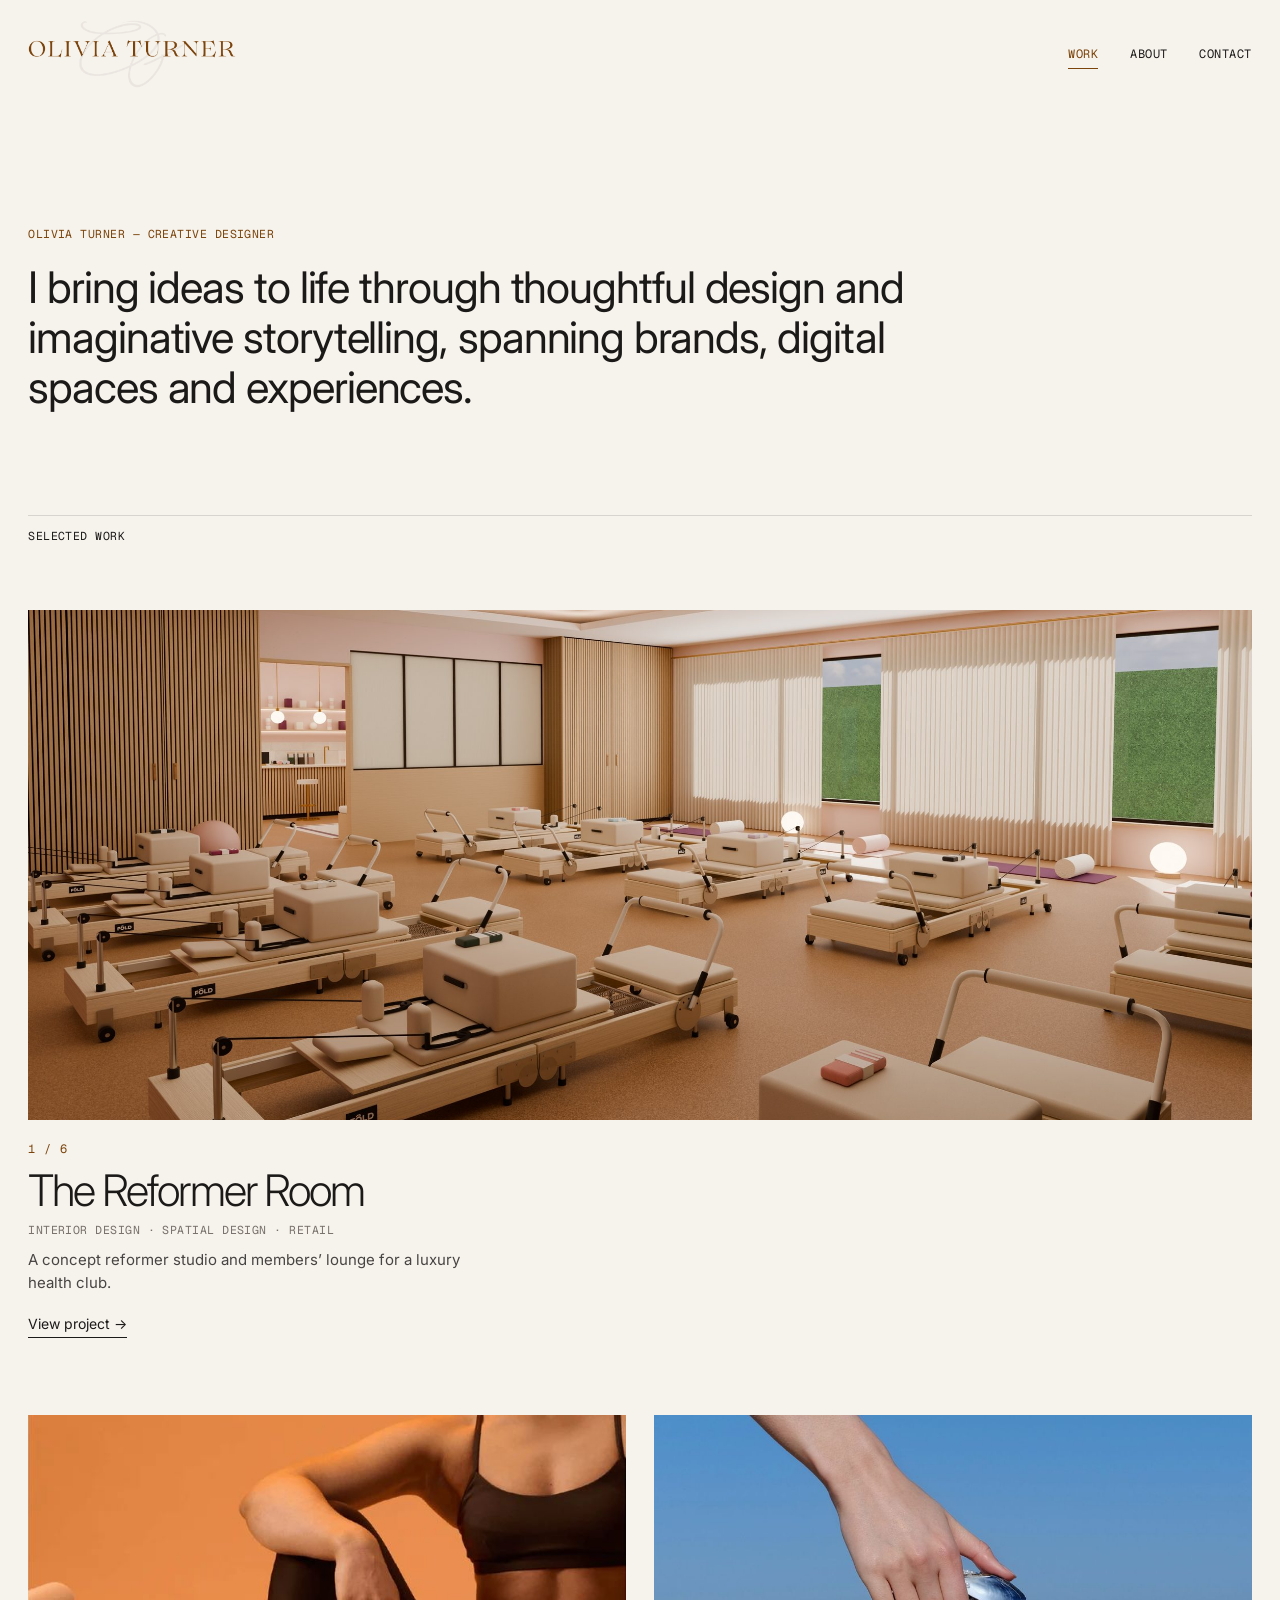
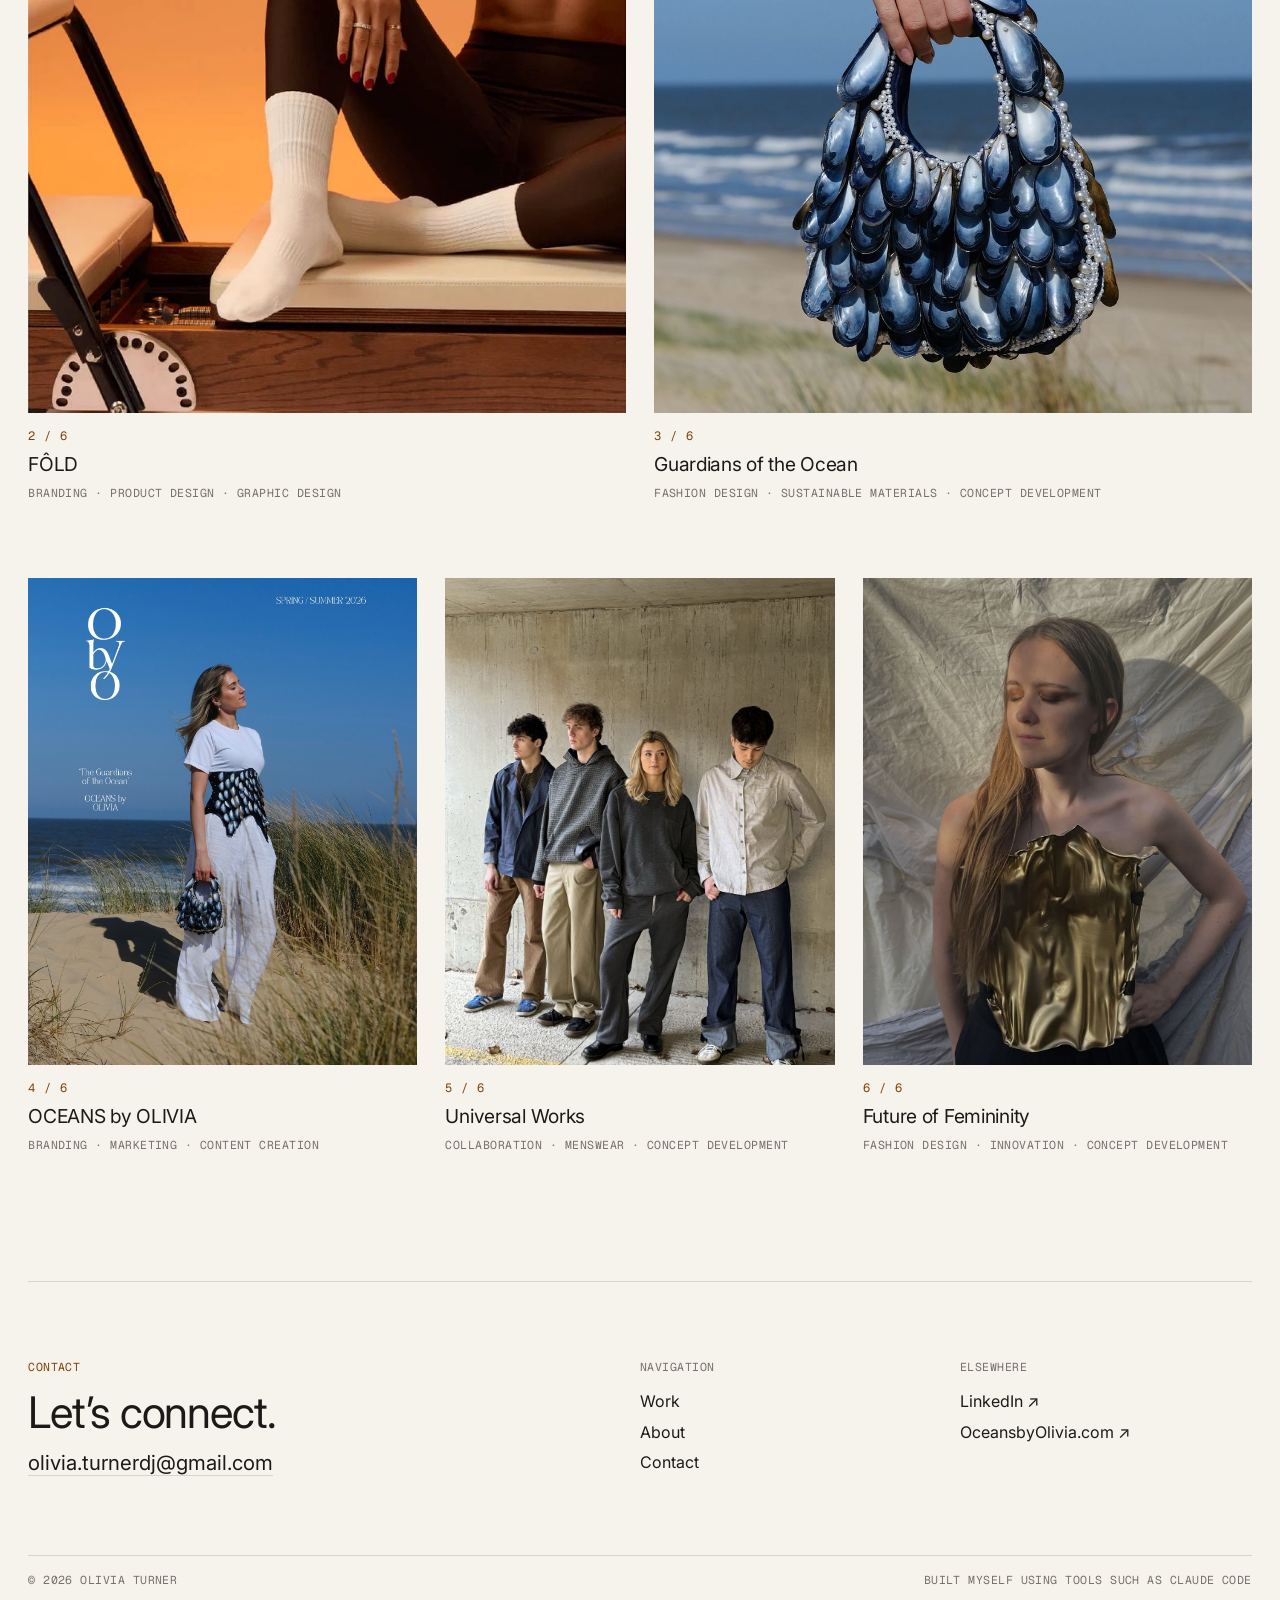
<file: index.html>
<!DOCTYPE html>
<html lang="en">
<head>
  <meta charset="UTF-8" />
  <meta name="viewport" content="width=device-width, initial-scale=1.0" />
  <title>Olivia Turner — Creative Designer</title>
  <meta name="description" content="Portfolio of Olivia Turner, creative designer working across fashion, branding and visual storytelling." />
  <link rel="canonical" href="https://oliviaturner.design/" />
  <meta property="og:type" content="website" />
  <meta property="og:site_name" content="Olivia Turner" />
  <meta property="og:title" content="Olivia Turner — Creative Designer" />
  <meta property="og:description" content="Portfolio of Olivia Turner, creative designer working across fashion, branding and visual storytelling." />
  <meta property="og:url" content="https://oliviaturner.design/" />
  <meta property="og:image" content="https://oliviaturner.design/covers/oceans-by-olivia.jpg" />
  <meta name="twitter:card" content="summary_large_image" />
  <link rel="preconnect" href="https://fonts.googleapis.com" />
  <link rel="preconnect" href="https://fonts.gstatic.com" crossorigin />
  <link href="https://fonts.googleapis.com/css2?family=Geist+Mono:wght@400;500&family=Inter:opsz,wght@14..32,300..600&display=swap" rel="stylesheet" />
  <link rel="stylesheet" href="css/style.css" />
</head>
<body>

  <header class="site-header">
    <a class="site-logo" href="./" aria-label="Olivia Turner — home">
      <img src="logo-olivia-turner.png" alt="Olivia Turner" width="735" height="240" />
    </a>
    <nav class="site-nav" aria-label="Main">
      <a href="./#work" aria-current="page">Work</a>
      <a href="about.html">About</a>
      <a href="#contact">Contact</a>
    </nav>
  </header>

  <main>
    <section class="intro wrap">
      <p class="label label--accent">Olivia Turner — Creative Designer</p>
      <h1 class="intro-heading">I bring ideas to life through thoughtful design and imaginative storytelling, spanning brands, digital spaces and experiences.</h1>
    </section>

    <section class="work wrap" id="work" aria-labelledby="workLabel">
      <div class="section-head">
        <h2 class="label" id="workLabel">Selected work</h2>
      </div>
      <!-- Homepage: one featured project (large landscape image + text), then the
           other projects in a grid — the first two at half width (square), the
           next three at a third (4:5). Keep the order — and the "1 / 6" numbers — the same as
           PROJECT_ORDER in js/projects.js (the featured project is 1).
           Cover images live in covers/ — <slug>.jpg, plus <slug>-hover.jpg which
           fades in on mouse hover. The featured project uses a landscape render, and its hover image is
           the 3D model cutaway of the whole floorplan. -->
      <a class="feature" href="work/reformer-room/">
        <span class="feature-media">
          <img src="project_reformer_room/studio-hero.jpg" alt="" />
          <img class="cover-alt feature-plan" src="project_reformer_room/model-cutaway.jpg" alt="" loading="lazy" />
        </span>
        <span class="feature-text">
          <span class="cover-num">1 / 6</span>
          <span class="feature-title">The Reformer Room</span>
          <span class="label label--muted">Interior Design · Spatial Design · Retail</span>
          <span class="feature-desc">A concept reformer studio and members’ lounge for a luxury health club.</span>
          <span class="feature-link">View project <span aria-hidden="true">→</span></span>
        </span>
      </a>

      <div class="work-grid">
        <a class="cover cover--half" href="work/fold/">
          <span class="cover-media"><img src="covers/fold.jpg" alt="" loading="lazy" style="object-position: 50% 30%" /><img class="cover-alt" src="covers/fold-hover.jpg" alt="" loading="lazy" /></span>
          <span class="cover-info">
            <span class="cover-num">2 / 6</span>
            <span class="cover-title">FÔLD</span>
            <span class="label label--muted">Branding · Product Design · Graphic Design</span>
          </span>
        </a>
        <a class="cover cover--half" href="work/guardians-of-the-ocean/">
          <span class="cover-media"><img src="covers/guardians-of-the-ocean.jpg" alt="" loading="lazy" style="object-position: 50% 30%" /><img class="cover-alt" src="covers/guardians-of-the-ocean-hover.jpg" alt="" loading="lazy" /></span>
          <span class="cover-info">
            <span class="cover-num">3 / 6</span>
            <span class="cover-title">Guardians of the Ocean</span>
            <span class="label label--muted">Fashion Design · Sustainable Materials · Concept Development</span>
          </span>
        </a>
        <a class="cover cover--third" href="work/oceans-by-olivia/">
          <span class="cover-media"><img src="covers/oceans-by-olivia.jpg" alt="" loading="lazy" style="object-position: 50% 30%" /><img class="cover-alt" src="covers/oceans-by-olivia-hover.jpg" alt="" loading="lazy" /></span>
          <span class="cover-info">
            <span class="cover-num">4 / 6</span>
            <span class="cover-title">OCEANS by OLIVIA</span>
            <span class="label label--muted">Branding · Marketing · Content Creation</span>
          </span>
        </a>
        <a class="cover cover--third" href="work/universal-works/">
          <span class="cover-media"><img src="covers/universal-works.jpg" alt="" loading="lazy" style="object-position: 50% 30%" /><img class="cover-alt" src="covers/universal-works-hover.jpg" alt="" loading="lazy" /></span>
          <span class="cover-info">
            <span class="cover-num">5 / 6</span>
            <span class="cover-title">Universal Works</span>
            <span class="label label--muted">Collaboration · Menswear · Concept Development</span>
          </span>
        </a>
        <a class="cover cover--third" href="work/future-of-femininity/">
          <span class="cover-media"><img src="covers/future-of-femininity.jpg" alt="" loading="lazy" style="object-position: 50% 30%" /><img class="cover-alt" src="covers/future-of-femininity-hover.jpg" alt="" loading="lazy" /></span>
          <span class="cover-info">
            <span class="cover-num">6 / 6</span>
            <span class="cover-title">Future of Femininity</span>
            <span class="label label--muted">Fashion Design · Innovation · Concept Development</span>
          </span>
        </a>
      </div>
    </section>
  </main>

  <footer class="site-footer" id="contact">
    <div class="footer-main">
      <div class="footer-contact">
        <p class="label label--accent">Contact</p>
        <h2 class="footer-heading">Let’s connect.</h2>
        <a class="footer-email" href="mailto:olivia.turnerdj@gmail.com">olivia.turnerdj@gmail.com</a>
      </div>
      <div class="footer-col">
        <p class="label label--muted">Navigation</p>
        <ul>
          <li><a href="./#work">Work</a></li>
          <li><a href="about.html">About</a></li>
          <li><a href="#contact">Contact</a></li>
        </ul>
      </div>
      <div class="footer-col">
        <p class="label label--muted">Elsewhere</p>
        <ul>
          <li><a href="https://www.linkedin.com/in/olivia-turner-design" target="_blank" rel="noopener">LinkedIn ↗</a></li>
          <li><a href="https://oceansbyolivia.com" target="_blank" rel="noopener">OceansbyOlivia.com ↗</a></li>
        </ul>
      </div>
    </div>
    <div class="footer-bottom">
      <span class="label label--muted">© 2026 Olivia Turner</span>
      <span class="label label--muted">Built myself using tools such as Claude Code</span>
    </div>
  </footer>
</body>
</html>
</file>
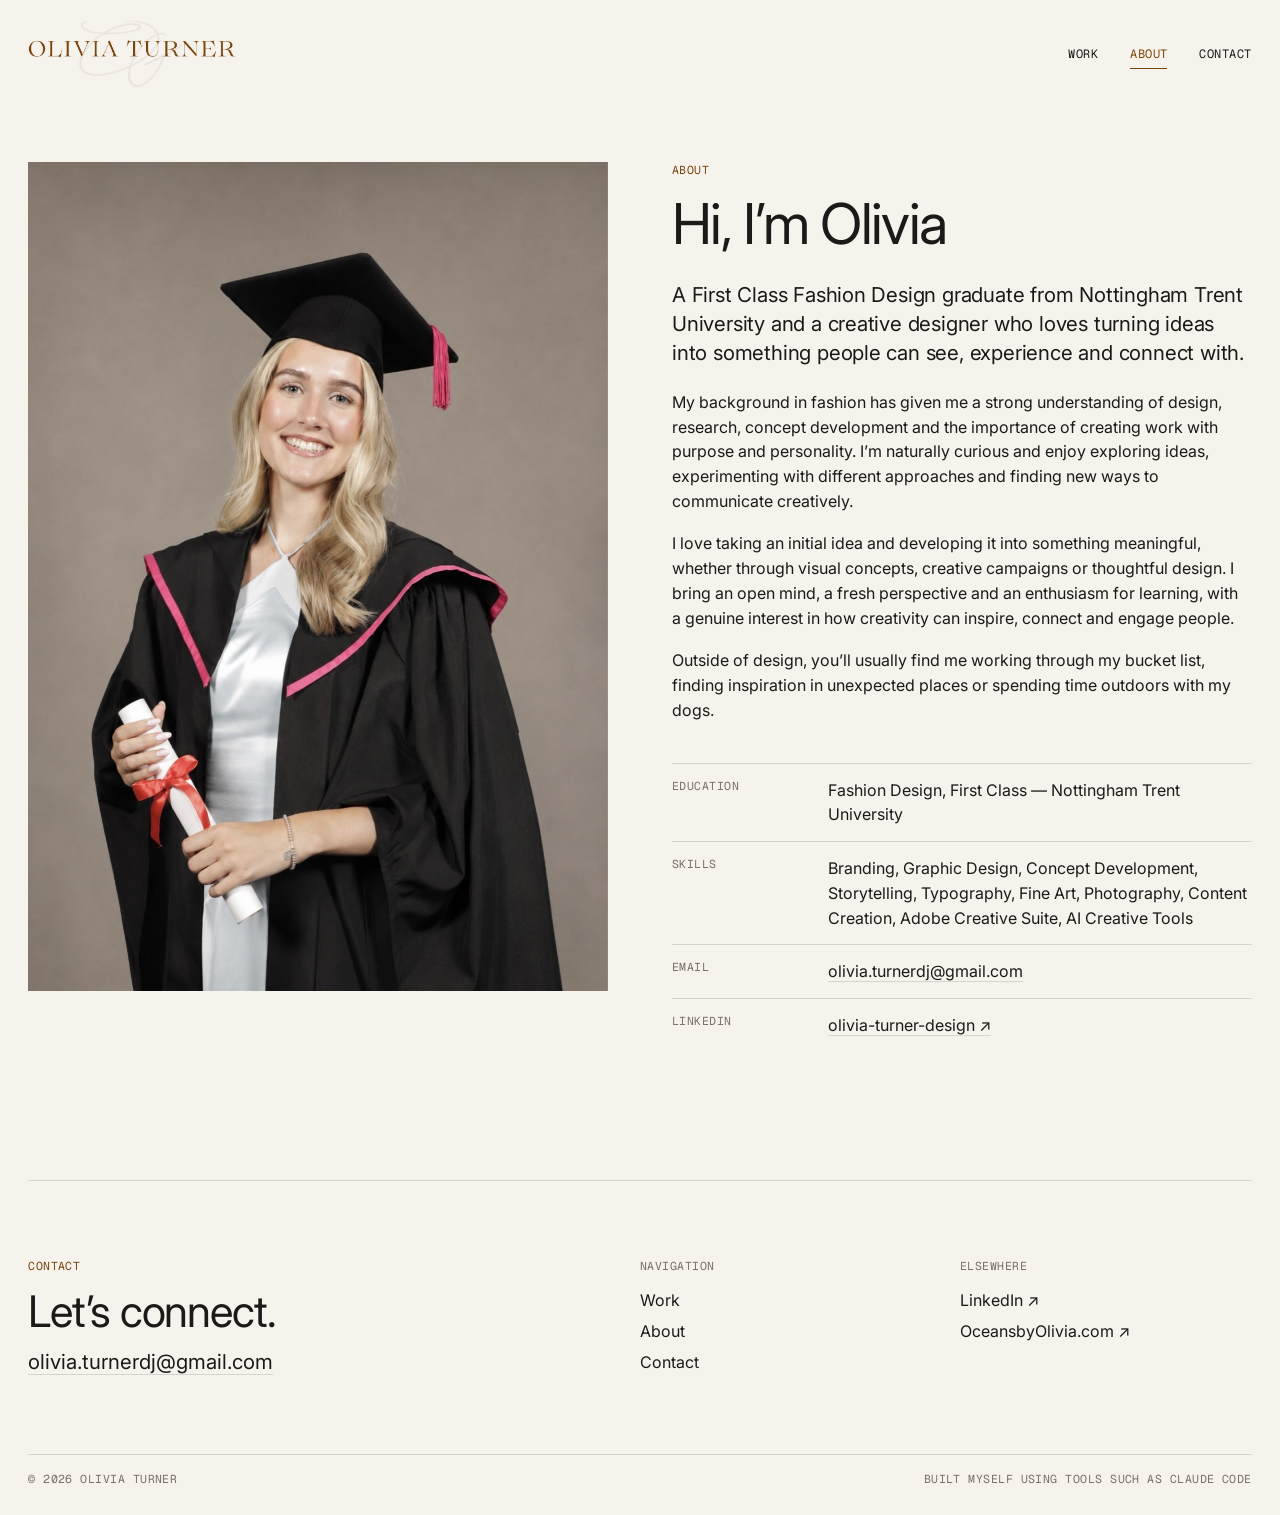
<file: about.html>
<!DOCTYPE html>
<html lang="en">
<head>
  <meta charset="UTF-8" />
  <meta name="viewport" content="width=device-width, initial-scale=1.0" />
  <title>About — Olivia Turner</title>
  <meta name="description" content="Olivia Turner is a First Class Fashion Design graduate from Nottingham Trent University and a creative designer." />
  <link rel="canonical" href="https://oliviaturner.design/about.html" />
  <meta property="og:type" content="website" />
  <meta property="og:site_name" content="Olivia Turner" />
  <meta property="og:title" content="About — Olivia Turner" />
  <meta property="og:description" content="Olivia Turner is a First Class Fashion Design graduate from Nottingham Trent University and a creative designer." />
  <meta property="og:url" content="https://oliviaturner.design/about.html" />
  <meta property="og:image" content="https://oliviaturner.design/about-graduation.jpg" />
  <meta name="twitter:card" content="summary_large_image" />
  <link rel="preconnect" href="https://fonts.googleapis.com" />
  <link rel="preconnect" href="https://fonts.gstatic.com" crossorigin />
  <link href="https://fonts.googleapis.com/css2?family=Geist+Mono:wght@400;500&family=Inter:opsz,wght@14..32,300..600&display=swap" rel="stylesheet" />
  <link rel="stylesheet" href="css/style.css" />
</head>
<body>

  <header class="site-header">
    <a class="site-logo" href="./" aria-label="Olivia Turner — home">
      <img src="logo-olivia-turner.png" alt="Olivia Turner" width="735" height="240" />
    </a>
    <nav class="site-nav" aria-label="Main">
      <a href="./#work">Work</a>
      <a href="about.html" aria-current="page">About</a>
      <a href="#contact">Contact</a>
    </nav>
  </header>

  <main class="about wrap">
    <div class="about-photo">
      <img src="about-graduation.jpg" alt="Olivia at her graduation in cap and gown, holding her degree" width="1023" height="1463" />
    </div>

    <div class="about-text">
      <p class="label label--accent">About</p>
      <h1>Hi, I’m Olivia</h1>
      <p class="about-lead">
        A First Class Fashion Design graduate from Nottingham Trent University
        and a creative designer who loves turning ideas into something people
        can see, experience and connect with.
      </p>
      <p>
        My background in fashion has given me a strong understanding of design,
        research, concept development and the importance of creating work with
        purpose and personality. I’m naturally curious and enjoy exploring
        ideas, experimenting with different approaches and finding new ways to
        communicate creatively.
      </p>
      <p>
        I love taking an initial idea and developing it into something
        meaningful, whether through visual concepts, creative campaigns or
        thoughtful design. I bring an open mind, a fresh perspective and an
        enthusiasm for learning, with a genuine interest in how creativity can
        inspire, connect and engage people.
      </p>
      <p>
        Outside of design, you’ll usually find me working through my bucket
        list, finding inspiration in unexpected places or spending time outdoors
        with my dogs.
      </p>

      <dl class="about-facts">
        <div>
          <dt class="label label--muted">Education</dt>
          <dd>Fashion Design, First Class — Nottingham Trent University</dd>
        </div>
        <div>
          <dt class="label label--muted">Skills</dt>
          <dd>Branding, Graphic Design, Concept Development, Storytelling, Typography, Fine Art, Photography, Content Creation, Adobe Creative Suite, AI Creative Tools</dd>
        </div>
        <div>
          <dt class="label label--muted">Email</dt>
          <dd><a href="mailto:olivia.turnerdj@gmail.com">olivia.turnerdj@gmail.com</a></dd>
        </div>
        <div>
          <dt class="label label--muted">LinkedIn</dt>
          <dd><a href="https://www.linkedin.com/in/olivia-turner-design" target="_blank" rel="noopener">olivia-turner-design ↗</a></dd>
        </div>
      </dl>
    </div>
  </main>

  <footer class="site-footer" id="contact">
    <div class="footer-main">
      <div class="footer-contact">
        <p class="label label--accent">Contact</p>
        <h2 class="footer-heading">Let’s connect.</h2>
        <a class="footer-email" href="mailto:olivia.turnerdj@gmail.com">olivia.turnerdj@gmail.com</a>
      </div>
      <div class="footer-col">
        <p class="label label--muted">Navigation</p>
        <ul>
          <li><a href="./#work">Work</a></li>
          <li><a href="about.html">About</a></li>
          <li><a href="#contact">Contact</a></li>
        </ul>
      </div>
      <div class="footer-col">
        <p class="label label--muted">Elsewhere</p>
        <ul>
          <li><a href="https://www.linkedin.com/in/olivia-turner-design" target="_blank" rel="noopener">LinkedIn ↗</a></li>
          <li><a href="https://oceansbyolivia.com" target="_blank" rel="noopener">OceansbyOlivia.com ↗</a></li>
        </ul>
      </div>
    </div>
    <div class="footer-bottom">
      <span class="label label--muted">© 2026 Olivia Turner</span>
      <span class="label label--muted">Built myself using tools such as Claude Code</span>
    </div>
  </footer>
</body>
</html>
</file>
<file: css/style.css>
/* ─────────────────────────────────────────────────────────────────────────
   Olivia Turner — portfolio
   One stylesheet for every page: homepage, About and the project pages.
   Palette: warm white background, near-black text, brown accents (logo colour).
   Reuse these tokens rather than hard-coding colours.
   ───────────────────────────────────────────────────────────────────────── */
:root {
  --bg: #f6f2ec;          /* warm white */
  --panel: #ede7de;       /* soft panel behind flats / cut-outs */
  --fg: #1c1a19;          /* body text */
  --muted: #77706b;       /* secondary text */
  --line: rgba(28, 26, 25, 0.14);
  --accent: #7b440b;      /* brown — matches the logo wordmark */

  --gutter: clamp(16px, 2.2vw, 32px);
  --gap: 8px;             /* space between images */
  --max: 1680px;

  --font: "Inter", system-ui, -apple-system, "Segoe UI", Roboto, sans-serif;
  --mono: "Geist Mono", ui-monospace, SFMono-Regular, Menlo, monospace;
}

*,
*::before,
*::after {
  box-sizing: border-box;
}

html {
  scroll-behavior: smooth;
  -webkit-text-size-adjust: 100%;
}

body {
  margin: 0;
  background: var(--bg);
  color: var(--fg);
  font-family: var(--font);
  font-size: 16px;
  line-height: 1.55;
  font-optical-sizing: auto;
  -webkit-font-smoothing: antialiased;
  overflow-x: hidden;
}

img,
video,
iframe {
  display: block;
  max-width: 100%;
}

a {
  color: inherit;
  text-decoration: none;
}

h1,
h2,
h3,
p,
dl,
dd {
  margin: 0;
}

:focus-visible {
  outline: 2px solid var(--accent);
  outline-offset: 3px;
}

/* Small uppercase mono labels used throughout (section names, categories). */
.label {
  font-family: var(--mono);
  font-size: 11.5px;
  font-weight: 400;
  line-height: 1.4;
  letter-spacing: 0.04em;
  text-transform: uppercase;
}
.label--muted {
  color: var(--muted);
}
.label--accent {
  color: var(--accent);
}

.wrap {
  width: 100%;
  max-width: var(--max);
  margin: 0 auto;
  padding: 0 var(--gutter);
}

/* ─────────────────────────────── Header */
.site-header {
  position: sticky;
  top: 0;
  z-index: 50;
  display: flex;
  align-items: center;
  justify-content: space-between;
  gap: 24px;
  max-width: var(--max);
  margin: 0 auto;
  padding: 20px var(--gutter) 10px;
  background: color-mix(in srgb, var(--bg) 92%, transparent);
  -webkit-backdrop-filter: blur(10px);
  backdrop-filter: blur(10px);
}

.site-logo img {
  height: 68px;
  width: auto;
}

.site-nav {
  display: flex;
  gap: clamp(16px, 2.5vw, 32px);
}

.site-nav a {
  font-family: var(--mono);
  font-size: 12px;
  letter-spacing: 0.04em;
  text-transform: uppercase;
  padding: 6px 0;
  background: linear-gradient(var(--accent), var(--accent)) left bottom / 0 1px no-repeat;
  transition: color 0.2s, background-size 0.25s;
}

.site-nav a:hover,
.site-nav a[aria-current="page"] {
  color: var(--accent);
  background-size: 100% 1px;
}

/* ─────────────────────────────── Homepage intro */
.intro {
  padding-top: clamp(56px, 10vw, 140px);
  padding-bottom: clamp(56px, 8vw, 112px);
}

.intro .label {
  margin-bottom: 20px;
}

.intro-heading {
  max-width: 21em;
  font-size: clamp(26px, 3.4vw, 46px);
  font-weight: 400;
  line-height: 1.15;
  letter-spacing: -0.025em;
}

/* ─────────────────────────────── Section heads (homepage + project) */
.section-head,
.p-section-head {
  display: flex;
  justify-content: space-between;
  align-items: baseline;
  padding: 12px 0;
  border-top: 1px solid var(--line);
  margin-bottom: 16px;
}

/* ─────────────────────────────── Project covers */
.work {
  padding-bottom: clamp(72px, 10vw, 140px);
  scroll-margin-top: 104px; /* keep "Selected work" clear of the sticky header */
}

/* Featured project: a large landscape image with its text underneath. */
.feature {
  display: block;
  padding-top: clamp(16px, 3vw, 40px);
}

.feature-media {
  position: relative;
  display: block;
  aspect-ratio: 12 / 5;
  overflow: hidden;
  background: var(--panel);
}

.feature-text {
  display: flex;
  flex-direction: column;
  gap: 10px;
  max-width: 44em;
  padding-top: 20px;
}

.feature-title {
  font-size: clamp(30px, 3.4vw, 50px);
  font-weight: 300;
  line-height: 1;
  letter-spacing: -0.045em;
  transition: color 0.2s;
}

.feature-desc {
  max-width: 30em;
  font-size: 15px;
  line-height: 1.55;
  opacity: 0.8;
}

.feature-link {
  align-self: flex-start;
  margin-top: 8px;
  padding-bottom: 3px;
  border-bottom: 1px solid currentColor;
  font-size: 14px;
  transition: color 0.2s;
}

/* The other projects: two at half width (square), then three at a third (4:5). */
.work-grid {
  display: grid;
  grid-template-columns: repeat(6, minmax(0, 1fr));
  gap: clamp(48px, 6vw, 88px) var(--gutter);
  margin-top: clamp(56px, 6vw, 96px);
}

.cover {
  display: block;
}
.cover--half {
  grid-column: span 3;
}
.cover--third {
  grid-column: span 2;
}

.cover-media {
  position: relative;
  display: block;
  aspect-ratio: 4 / 5;
  overflow: hidden;
  background: var(--panel);
}
.cover--half .cover-media {
  aspect-ratio: 1 / 1;
}

.cover-media img,
.feature-media img {
  position: absolute;
  inset: 0;
  width: 100%;
  height: 100%;
  object-fit: cover;
  transition: opacity 0.5s ease, transform 0.9s cubic-bezier(0.2, 0.7, 0.2, 1);
}

.cover-alt {
  opacity: 0;
}

/* Featured hover image: the whole-floor model cutaway, shown uncropped on
   white (its own background colour) so no part of the plan is cut off. */
.feature-media .feature-plan {
  object-fit: contain;
  background: #fff;
}

.cover-info {
  display: flex;
  flex-direction: column;
  gap: 5px;
  padding-top: 14px;
}

.cover-title {
  font-size: clamp(18px, 1.5vw, 22px);
  font-weight: 400;
  letter-spacing: -0.015em;
  transition: color 0.2s;
}

.cover-num {
  font-family: "Geist Mono", ui-monospace, monospace;
  font-size: 12px;
  letter-spacing: 0.08em;
  color: var(--accent);
}

@media (hover: hover) {
  .cover:hover .cover-media img,
  .feature:hover .feature-media img {
    transform: scale(1.02);
  }
  .cover:hover .cover-alt,
  .feature:hover .cover-alt {
    opacity: 1;
  }
  .cover:hover .cover-title,
  .feature:hover .feature-title,
  .feature:hover .feature-link {
    color: var(--accent);
  }
}

/* ─────────────────────────────── Footer / contact */
.site-footer {
  max-width: var(--max);
  margin: 0 auto;
  padding: 0 var(--gutter) 28px;
}

.footer-main {
  display: grid;
  grid-template-columns: 2fr 1fr 1fr;
  gap: 40px var(--gutter);
  padding: clamp(40px, 6vw, 80px) 0;
  border-top: 1px solid var(--line);
}

.footer-heading {
  margin: 14px 0 10px;
  font-size: clamp(28px, 3.4vw, 46px);
  font-weight: 400;
  line-height: 1.1;
  letter-spacing: -0.025em;
}

.footer-email {
  font-size: clamp(17px, 1.6vw, 21px);
  border-bottom: 1px solid var(--line);
  transition: color 0.2s, border-color 0.2s;
}
.footer-email:hover {
  color: var(--accent);
  border-color: var(--accent);
}

.footer-col ul {
  list-style: none;
  margin: 14px 0 0;
  padding: 0;
  display: grid;
  gap: 6px;
}

.footer-col a {
  transition: color 0.2s;
}
.footer-col a:hover {
  color: var(--accent);
}

.footer-bottom {
  display: flex;
  flex-wrap: wrap;
  justify-content: space-between;
  gap: 8px 24px;
  padding-top: 16px;
  border-top: 1px solid var(--line);
}

/* ─────────────────────────────── About page */
.about {
  display: grid;
  grid-template-columns: minmax(0, 1fr) minmax(0, 1fr);
  gap: clamp(32px, 5vw, 96px);
  align-items: start;
  padding-top: clamp(32px, 5vw, 72px);
  padding-bottom: clamp(72px, 10vw, 140px);
}

.about-photo {
  position: sticky;
  top: 116px;
}

.about-photo img {
  width: 100%;
  height: auto;
}

.about-text h1 {
  margin: 16px 0 28px;
  font-size: clamp(32px, 4.4vw, 60px);
  font-weight: 400;
  line-height: 1.05;
  letter-spacing: -0.03em;
}

.about-text p {
  max-width: 36em;
  margin-bottom: 1.1em;
}

.about-text .about-lead {
  font-size: clamp(19px, 1.6vw, 23px);
  line-height: 1.4;
  letter-spacing: -0.01em;
}

.about-facts {
  display: grid;
  gap: 0;
  margin-top: 40px;
}

.about-facts > div {
  display: grid;
  grid-template-columns: 140px 1fr;
  gap: 16px;
  padding: 14px 0;
  border-top: 1px solid var(--line);
}

.about-facts dd a {
  border-bottom: 1px solid var(--line);
  transition: color 0.2s, border-color 0.2s;
}
.about-facts dd a:hover {
  color: var(--accent);
  border-color: var(--accent);
}

/* ─────────────────────────────── Project page */
/* "← Back to all work" button, above the title and again at the bottom. */
.back-bar {
  padding-top: clamp(16px, 2.5vw, 32px);
}
.back-bar--end {
  padding-top: 0;
  padding-bottom: clamp(56px, 8vw, 112px);
}

.back-link {
  display: inline-flex;
  align-items: center;
  gap: 10px;
  padding: 11px 18px;
  border: 1px solid var(--fg);
  border-radius: 999px;
  font-family: var(--mono);
  font-size: 12px;
  letter-spacing: 0.04em;
  text-transform: uppercase;
  transition: color 0.2s, border-color 0.2s, background-color 0.2s;
}
.back-link span {
  transition: transform 0.25s;
}
.back-link:hover {
  color: var(--accent);
  border-color: var(--accent);
  background: color-mix(in srgb, var(--accent) 6%, transparent);
}
.back-link:hover span {
  transform: translateX(-3px);
}

.p-header {
  padding-top: clamp(28px, 4.5vw, 64px);
  padding-bottom: clamp(28px, 4vw, 48px);
}

.p-title {
  margin: 14px 0 clamp(28px, 4vw, 56px);
  font-size: clamp(44px, 8.5vw, 132px);
  font-weight: 500;
  line-height: 0.95;
  letter-spacing: -0.045em;
}

.p-facts {
  display: grid;
  grid-template-columns: repeat(4, minmax(0, 1fr));
  gap: 20px var(--gutter);
}

.p-fact {
  padding-top: 12px;
  border-top: 1px solid var(--line);
}

.p-fact dd {
  margin-top: 6px;
  font-size: 15px;
  line-height: 1.4;
}

.p-hero > .p-img {
  display: block;
}
.p-hero > .p-img img {
  width: 100%;
  aspect-ratio: 16 / 9;
  object-fit: cover;
}

.p-intro {
  display: grid;
  grid-template-columns: minmax(0, 1.25fr) minmax(0, 1fr);
  gap: 40px clamp(32px, 6vw, 112px);
  padding: clamp(56px, 8vw, 120px) 0;
}

.p-intro-block .label {
  margin-bottom: 16px;
}

.p-intro-block p + p {
  margin-top: 1em;
}

.p-intro-link a {
  color: var(--accent);
  border-bottom: 1px solid var(--accent);
  transition: opacity 0.2s;
}
.p-intro-link a:hover {
  opacity: 0.75;
}

.p-lead {
  font-size: clamp(20px, 1.9vw, 27px);
  line-height: 1.35;
  letter-spacing: -0.015em;
}

.p-intro-block:last-child p {
  color: #3d3835;
}

.p-section {
  padding-bottom: clamp(48px, 7vw, 104px);
}

/* Rows linked to directly (#id) stop clear of the sticky header. */
.p-row[id] {
  scroll-margin-top: 110px;
}

.p-row + .p-row {
  margin-top: var(--gap);
}

/* Images in a row share one height: each figure grows in proportion to its
   aspect ratio (--ratio, set by js/project.js once the image loads). */
.p-row-images {
  display: flex;
  gap: var(--gap);
  align-items: stretch;
}

.p-img {
  flex: var(--ratio, 1) 1 0;
  min-width: 0;
  display: flex;
  align-items: center;
  justify-content: center;
  cursor: zoom-in;
}

.p-img img {
  width: 100%;
  height: auto;
}

/* Flats, graphics and cut-outs sit on a soft panel (or a white tile). */
.p-img--pad {
  background: var(--panel);
  padding: clamp(16px, 4%, 56px);
}
.p-img--white {
  background: #fff;
}

/* Opening pair of images: each capped at its real pixel size (set inline by
   js/project.js), centred, so low-resolution photos are never stretched. */
.p-hero--row .p-row-images {
  justify-content: center;
}
.p-hero--row .p-img {
  max-width: 750px;
}

/* Logos and other transparent graphics that need room to breathe. */
.p-row-images--spaced {
  gap: clamp(32px, 7vw, 120px);
  padding: clamp(24px, 4vw, 64px) clamp(8px, 6vw, 112px);
}

/* A single image keeps its natural size, never taller than the screen. */
.p-row-images[data-count="1"] {
  justify-content: center;
}
.p-row-images[data-count="1"] .p-img {
  flex: 0 1 auto;
}
.p-row-images[data-count="1"] .p-img:not(.p-img--pad) img {
  width: auto;
  max-height: 92vh;
}
.p-row-images[data-count="1"] .p-img--pad {
  flex: 1 1 auto;
}
.p-row-images[data-count="1"] .p-img--pad img {
  width: auto;
  max-height: 80vh;
}

.p-caption {
  max-width: 44em;
  margin-top: 12px;
  font-size: 14px;
  color: var(--muted);
}

.p-caption--above {
  margin-top: 0;
  margin-bottom: 12px;
}

.p-row--text,
.p-row--link {
  padding: clamp(28px, 4vw, 56px) 0;
}
.p-row--text + .p-row,
.p-row--link + .p-row {
  margin-top: 0;
}

.p-row-text {
  max-width: 34em;
  margin-left: auto;
  margin-right: auto;
  font-size: clamp(18px, 1.6vw, 22px);
  line-height: 1.4;
  letter-spacing: -0.01em;
  text-align: center;
}

.p-row--link {
  text-align: center;
}
.p-row-link {
  font-size: clamp(18px, 1.6vw, 22px);
  border-bottom: 1px solid var(--accent);
  color: var(--accent);
}
.p-row-link:hover {
  opacity: 0.75;
}

.p-row--feature {
  display: grid;
  grid-template-columns: minmax(0, 1fr) minmax(0, 1fr);
  gap: var(--gap);
  align-items: stretch;
}

.p-feature-text {
  display: flex;
  flex-direction: column;
  justify-content: center;
  padding: clamp(24px, 5vw, 80px);
  background: var(--panel);
}

.p-feature-heading {
  margin-bottom: 16px;
  font-size: clamp(22px, 2.2vw, 32px);
  font-weight: 400;
  line-height: 1.15;
  letter-spacing: -0.02em;
  color: var(--accent);
}

.p-feature-text p {
  max-width: 30em;
}

.p-feature-media .p-img {
  height: 100%;
}

.p-video {
  display: flex;
  justify-content: center;
  background: #000;
  padding: clamp(16px, 4vw, 56px) 0;
}
.p-video--white {
  background: #fff;
}
.p-video--clear {
  background: none;
  padding: 0;
}

.p-video video {
  width: auto;
  max-height: 80vh;
}

.p-embed {
  position: relative;
  aspect-ratio: 16 / 9;
  background: #000;
}
.p-embed iframe {
  position: absolute;
  inset: 0;
  width: 100%;
  height: 100%;
  border: 0;
}

.p-missing {
  padding: 120px 0;
}

/* ─────────────────────────────── Lightbox */
.lightbox {
  position: fixed;
  inset: 0;
  z-index: 100;
  display: none;
  align-items: center;
  justify-content: center;
  background: rgba(20, 18, 17, 0.94);
}
.lightbox.open {
  display: flex;
}

.lightbox-img {
  max-width: calc(100vw - 140px);
  max-height: calc(100vh - 80px);
  object-fit: contain;
}

.lightbox button {
  position: absolute;
  border: 0;
  background: none;
  color: #f6f2ec;
  font: 300 40px/1 var(--font);
  cursor: pointer;
  padding: 12px 18px;
  opacity: 0.75;
  transition: opacity 0.2s;
}
.lightbox button:hover {
  opacity: 1;
}
.lightbox-close {
  top: 12px;
  right: 12px;
}
.lightbox-prev {
  left: 8px;
  top: 50%;
  transform: translateY(-50%);
}
.lightbox-next {
  right: 8px;
  top: 50%;
  transform: translateY(-50%);
}

/* ─────────────────────────────── Tablet */
@media (max-width: 960px) {
  .p-facts {
    grid-template-columns: repeat(2, minmax(0, 1fr));
  }
  .p-intro {
    grid-template-columns: 1fr;
  }
  .footer-main {
    grid-template-columns: 1fr 1fr;
  }
  .footer-contact {
    grid-column: 1 / -1;
  }
}

/* ─────────────────────────────── Phone */
@media (max-width: 640px) {
  .site-header {
    padding-top: 16px;
    padding-bottom: 8px;
  }
  .site-logo img {
    height: 52px;
  }
  .site-nav {
    gap: 14px;
  }
  .site-nav a {
    font-size: 11px;
  }

  /* One column; the featured image becomes 4:3, the covers 4:5. */
  .feature-media {
    aspect-ratio: 4 / 3;
  }
  .work-grid {
    grid-template-columns: 1fr;
  }
  .cover--half,
  .cover--third {
    grid-column: 1;
  }
  .cover--half .cover-media {
    aspect-ratio: 4 / 5;
  }

  .about {
    grid-template-columns: 1fr;
  }
  .about-photo {
    position: static;
  }
  .about-facts > div {
    grid-template-columns: 1fr;
    gap: 4px;
  }

  .p-hero > .p-img img {
    aspect-ratio: auto;
  }
  .p-hero--row .p-img {
    max-width: none;
  }

  /* Images stack one per line on phones. */
  .p-row-images {
    flex-direction: column;
  }
  .p-img,
  .p-row-images[data-count="1"] .p-img {
    flex: none;
  }
  .p-row-images[data-count="1"] .p-img:not(.p-img--pad) img,
  .p-row-images[data-count="1"] .p-img--pad img {
    width: 100%;
    max-height: none;
  }
  .p-row--feature {
    grid-template-columns: 1fr;
  }
  .p-video video {
    max-height: 70vh;
  }

  .lightbox-img {
    max-width: 100vw;
    max-height: calc(100vh - 120px);
  }
  .lightbox-prev,
  .lightbox-next {
    top: auto;
    bottom: 12px;
    transform: none;
  }

  .footer-main {
    grid-template-columns: 1fr;
  }
}

@media (prefers-reduced-motion: reduce) {
  html {
    scroll-behavior: auto;
  }
  *,
  *::before,
  *::after {
    transition: none !important;
  }
}
</file>
